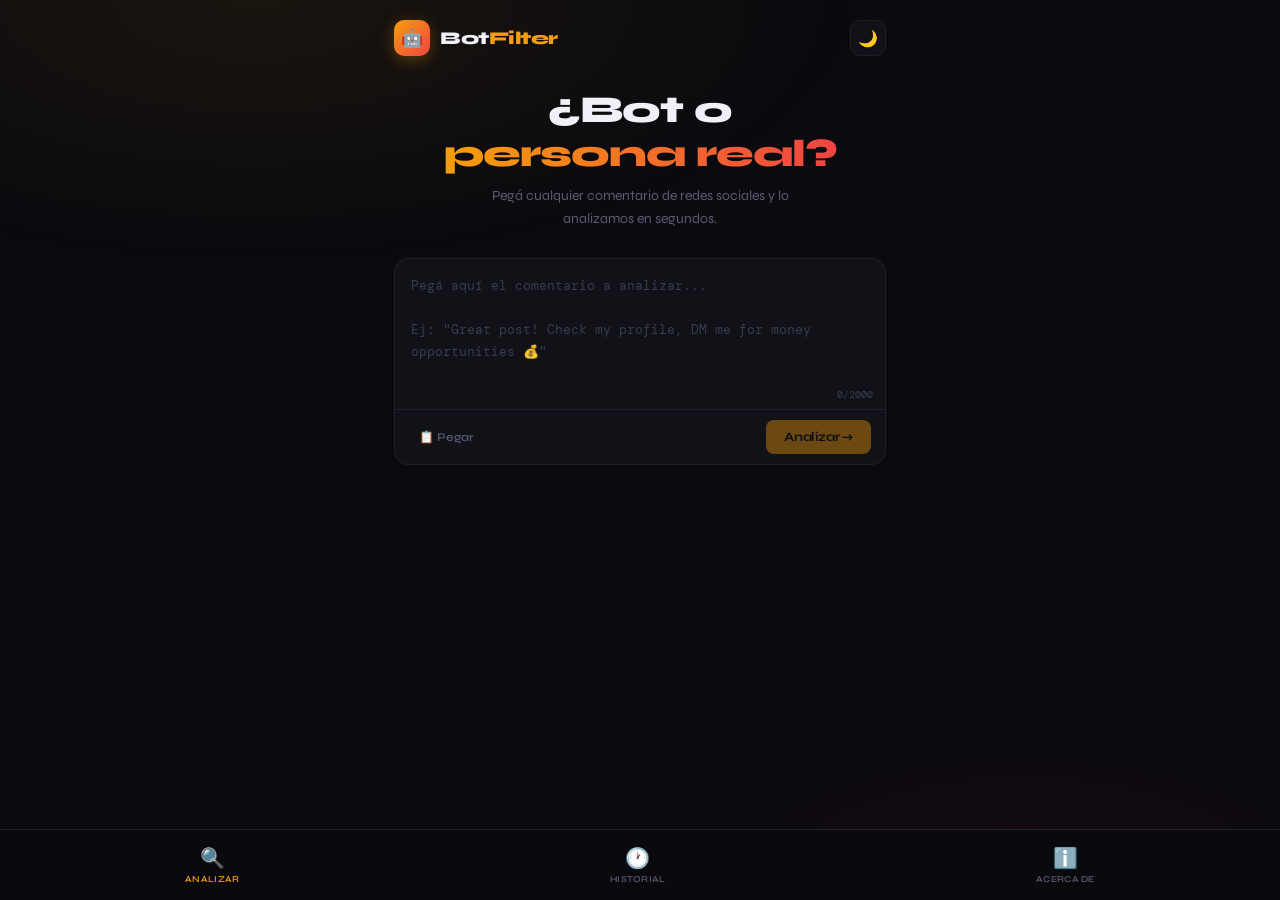
<file: botfilter/index.html>
<!DOCTYPE html>
<html lang="es">
<head>
  <meta charset="UTF-8" />
  <meta name="viewport" content="width=device-width, initial-scale=1.0, maximum-scale=1.0" />
  <meta name="theme-color" content="#0a0a0f" />
  <meta name="description" content="Detecta si un comentario es de un bot o spam en segundos. Funciona en cualquier dispositivo." />
  <meta name="apple-mobile-web-app-capable" content="yes" />
  <meta name="apple-mobile-web-app-status-bar-style" content="black-translucent" />
  <meta name="apple-mobile-web-app-title" content="BotFilter" />
  <title>BotFilter — ¿Bot o persona real?</title>
  <link rel="manifest" href="manifest.json" />
  <link rel="apple-touch-icon" href="icon-192.png" />
  <link rel="preconnect" href="https://fonts.googleapis.com" />
  <link href="https://fonts.googleapis.com/css2?family=Syne:wght@400;600;700;800&family=DM+Mono:wght@400;500&display=swap" rel="stylesheet" />

  <style>
    /* ── TOKENS ─────────────────────────────────────────────────────────── */
    :root {
      --bg:        #0a0a0f;
      --surface:   #111118;
      --surface2:  #18181f;
      --border:    #1f1f2e;
      --border2:   #2a2a3a;
      --text:      #f0f0f8;
      --muted:     #5a5a72;
      --muted2:    #3a3a52;
      --accent:    #f59e0b;
      --accent2:   #fbbf24;
      --danger:    #ef4444;
      --ok:        #22c55e;
      --warn:      #f59e0b;
      --radius:    14px;
      --radius-sm: 8px;
    }

    [data-theme="light"] {
      --bg:       #f5f4f0;
      --surface:  #ffffff;
      --surface2: #f0efe8;
      --border:   #e0ddd4;
      --border2:  #ccc9be;
      --text:     #1a1a22;
      --muted:    #888880;
      --muted2:   #c0bdb4;
    }

    /* ── RESET ───────────────────────────────────────────────────────────── */
    *, *::before, *::after { box-sizing: border-box; margin: 0; padding: 0; }
    html { scroll-behavior: smooth; -webkit-tap-highlight-color: transparent; }

    body {
      font-family: 'Syne', sans-serif;
      background: var(--bg);
      color: var(--text);
      min-height: 100dvh;
      transition: background 0.3s, color 0.3s;
      overflow-x: hidden;
    }

    /* ── BACKGROUND NOISE + GRID ─────────────────────────────────────────── */
    body::before {
      content: '';
      position: fixed;
      inset: 0;
      background-image:
        radial-gradient(ellipse 80% 50% at 20% 0%, rgba(245,158,11,0.07) 0%, transparent 60%),
        radial-gradient(ellipse 60% 40% at 80% 100%, rgba(239,68,68,0.05) 0%, transparent 60%);
      pointer-events: none;
      z-index: 0;
    }

    /* ── LAYOUT ──────────────────────────────────────────────────────────── */
    .container {
      position: relative;
      z-index: 1;
      max-width: 540px;
      margin: 0 auto;
      padding: 0 16px 100px;
    }

    /* ── HEADER ──────────────────────────────────────────────────────────── */
    header {
      display: flex;
      align-items: center;
      justify-content: space-between;
      padding: 20px 0 24px;
    }

    .brand {
      display: flex;
      align-items: center;
      gap: 10px;
    }

    .brand-icon {
      width: 36px;
      height: 36px;
      background: linear-gradient(135deg, var(--accent), #ef4444);
      border-radius: 10px;
      display: flex;
      align-items: center;
      justify-content: center;
      font-size: 18px;
      box-shadow: 0 4px 16px rgba(245,158,11,0.3);
    }

    .brand-name {
      font-size: 18px;
      font-weight: 800;
      letter-spacing: -0.5px;
      color: var(--text);
    }

    .brand-name span { color: var(--accent); }

    .header-actions { display: flex; gap: 8px; align-items: center; }

    .icon-btn {
      width: 36px;
      height: 36px;
      border-radius: 10px;
      background: var(--surface);
      border: 1px solid var(--border);
      color: var(--muted);
      cursor: pointer;
      display: flex;
      align-items: center;
      justify-content: center;
      font-size: 16px;
      transition: all 0.15s;
    }
    .icon-btn:hover { border-color: var(--border2); color: var(--text); }

    /* ── HERO ────────────────────────────────────────────────────────────── */
    .hero {
      text-align: center;
      padding: 8px 0 28px;
      animation: fadeUp 0.5s ease both;
    }

    .hero h1 {
      font-size: clamp(26px, 7vw, 38px);
      font-weight: 800;
      line-height: 1.15;
      letter-spacing: -1px;
      margin-bottom: 10px;
    }

    .hero h1 em {
      font-style: normal;
      background: linear-gradient(90deg, var(--accent), #ef4444);
      -webkit-background-clip: text;
      -webkit-text-fill-color: transparent;
      background-clip: text;
    }

    .hero p {
      font-size: 14px;
      color: var(--muted);
      line-height: 1.6;
      font-weight: 400;
      max-width: 340px;
      margin: 0 auto;
    }

    /* ── INPUT CARD ──────────────────────────────────────────────────────── */
    .input-card {
      background: var(--surface);
      border: 1px solid var(--border);
      border-radius: var(--radius);
      overflow: hidden;
      animation: fadeUp 0.5s 0.1s ease both;
      transition: border-color 0.2s;
    }

    .input-card:focus-within { border-color: var(--border2); }

    .textarea-wrap { position: relative; }

    textarea {
      width: 100%;
      min-height: 130px;
      padding: 16px;
      background: transparent;
      border: none;
      outline: none;
      color: var(--text);
      font-family: 'DM Mono', monospace;
      font-size: 13px;
      line-height: 1.7;
      resize: none;
      display: block;
    }

    textarea::placeholder { color: var(--muted2); }

    .char-count {
      position: absolute;
      bottom: 8px;
      right: 12px;
      font-size: 10px;
      font-family: 'DM Mono', monospace;
      color: var(--muted2);
      pointer-events: none;
    }

    .input-footer {
      display: flex;
      align-items: center;
      justify-content: space-between;
      padding: 10px 14px;
      border-top: 1px solid var(--border);
      gap: 10px;
    }

    .paste-btn {
      display: flex;
      align-items: center;
      gap: 6px;
      font-size: 12px;
      font-weight: 600;
      color: var(--muted);
      background: none;
      border: none;
      cursor: pointer;
      padding: 6px 10px;
      border-radius: var(--radius-sm);
      transition: all 0.15s;
      font-family: 'Syne', sans-serif;
    }
    .paste-btn:hover { background: var(--surface2); color: var(--text); }

    .analyze-btn {
      display: flex;
      align-items: center;
      gap: 6px;
      font-family: 'Syne', sans-serif;
      font-size: 13px;
      font-weight: 700;
      color: #0a0a0f;
      background: var(--accent);
      border: none;
      border-radius: var(--radius-sm);
      padding: 9px 18px;
      cursor: pointer;
      transition: all 0.15s;
      letter-spacing: -0.2px;
    }
    .analyze-btn:hover { background: var(--accent2); transform: translateY(-1px); box-shadow: 0 4px 14px rgba(245,158,11,0.35); }
    .analyze-btn:active { transform: translateY(0); }
    .analyze-btn:disabled { opacity: 0.4; cursor: not-allowed; transform: none; box-shadow: none; }

    /* ── RESULT CARD ─────────────────────────────────────────────────────── */
    .result-card {
      margin-top: 16px;
      background: var(--surface);
      border: 1px solid var(--border);
      border-radius: var(--radius);
      overflow: hidden;
      animation: fadeUp 0.35s ease both;
      display: none;
    }

    .result-card.visible { display: block; }

    .result-header {
      display: flex;
      align-items: center;
      gap: 14px;
      padding: 18px 16px 14px;
      border-bottom: 1px solid var(--border);
    }

    .verdict-icon {
      width: 48px;
      height: 48px;
      border-radius: 12px;
      display: flex;
      align-items: center;
      justify-content: center;
      font-size: 22px;
      flex-shrink: 0;
    }

    .verdict-icon.bot     { background: rgba(239,68,68,0.12); }
    .verdict-icon.warning { background: rgba(245,158,11,0.12); }
    .verdict-icon.ok      { background: rgba(34,197,94,0.12); }

    .verdict-text h2 {
      font-size: 16px;
      font-weight: 800;
      letter-spacing: -0.3px;
    }

    .verdict-text h2.bot     { color: var(--danger); }
    .verdict-text h2.warning { color: var(--warn); }
    .verdict-text h2.ok      { color: var(--ok); }

    .verdict-text p {
      font-size: 12px;
      color: var(--muted);
      margin-top: 2px;
      font-weight: 400;
    }

    /* ── SCORE BAR ───────────────────────────────────────────────────────── */
    .score-section { padding: 14px 16px; border-bottom: 1px solid var(--border); }

    .score-label {
      display: flex;
      justify-content: space-between;
      align-items: baseline;
      margin-bottom: 8px;
    }

    .score-label span:first-child {
      font-size: 11px;
      color: var(--muted);
      font-weight: 600;
      text-transform: uppercase;
      letter-spacing: 0.5px;
    }

    .score-num {
      font-family: 'DM Mono', monospace;
      font-size: 20px;
      font-weight: 500;
    }

    .score-num.bot     { color: var(--danger); }
    .score-num.warning { color: var(--warn); }
    .score-num.ok      { color: var(--ok); }

    .score-bar-track {
      height: 6px;
      background: var(--surface2);
      border-radius: 6px;
      overflow: hidden;
    }

    .score-bar-fill {
      height: 100%;
      border-radius: 6px;
      transition: width 0.8s cubic-bezier(0.34, 1.56, 0.64, 1);
    }

    .score-bar-fill.bot     { background: linear-gradient(90deg, #ef4444, #dc2626); }
    .score-bar-fill.warning { background: linear-gradient(90deg, #f59e0b, #d97706); }
    .score-bar-fill.ok      { background: linear-gradient(90deg, #22c55e, #16a34a); }

    /* ── SIGNALS ─────────────────────────────────────────────────────────── */
    .signals-section { padding: 14px 16px; }

    .signals-title {
      font-size: 11px;
      color: var(--muted);
      font-weight: 600;
      text-transform: uppercase;
      letter-spacing: 0.5px;
      margin-bottom: 10px;
    }

    .signal-list { display: flex; flex-direction: column; gap: 6px; }

    .signal-item {
      display: flex;
      align-items: center;
      gap: 10px;
      padding: 8px 10px;
      background: var(--surface2);
      border-radius: var(--radius-sm);
      font-size: 12px;
    }

    .signal-dot {
      width: 6px;
      height: 6px;
      border-radius: 50%;
      flex-shrink: 0;
    }

    .signal-dot.red    { background: var(--danger); box-shadow: 0 0 6px rgba(239,68,68,0.5); }
    .signal-dot.yellow { background: var(--warn);   box-shadow: 0 0 6px rgba(245,158,11,0.5); }

    .signal-text { flex: 1; color: var(--text); line-height: 1.4; }
    .signal-pts  { font-family: 'DM Mono', monospace; font-size: 11px; color: var(--muted); white-space: nowrap; }

    .no-signals {
      text-align: center;
      padding: 16px;
      color: var(--muted);
      font-size: 13px;
    }

    /* ── HISTORY ─────────────────────────────────────────────────────────── */
    .history-section {
      margin-top: 24px;
      animation: fadeUp 0.5s 0.2s ease both;
    }

    .section-header {
      display: flex;
      align-items: center;
      justify-content: space-between;
      margin-bottom: 12px;
    }

    .section-header h3 {
      font-size: 13px;
      font-weight: 700;
      color: var(--muted);
      text-transform: uppercase;
      letter-spacing: 0.5px;
    }

    .clear-btn {
      font-size: 11px;
      color: var(--muted2);
      background: none;
      border: none;
      cursor: pointer;
      font-family: 'Syne', sans-serif;
      font-weight: 600;
      padding: 4px 8px;
      border-radius: 6px;
      transition: all 0.15s;
    }
    .clear-btn:hover { color: var(--danger); background: rgba(239,68,68,0.08); }

    .history-list { display: flex; flex-direction: column; gap: 8px; }

    .history-item {
      display: flex;
      align-items: center;
      gap: 12px;
      padding: 11px 14px;
      background: var(--surface);
      border: 1px solid var(--border);
      border-radius: var(--radius-sm);
      cursor: pointer;
      transition: all 0.15s;
    }
    .history-item:hover { border-color: var(--border2); background: var(--surface2); }

    .history-badge {
      width: 28px;
      height: 28px;
      border-radius: 8px;
      display: flex;
      align-items: center;
      justify-content: center;
      font-size: 13px;
      flex-shrink: 0;
    }

    .history-badge.bot     { background: rgba(239,68,68,0.12); }
    .history-badge.warning { background: rgba(245,158,11,0.12); }
    .history-badge.ok      { background: rgba(34,197,94,0.12); }

    .history-content { flex: 1; min-width: 0; }

    .history-preview {
      font-size: 12px;
      color: var(--text);
      font-family: 'DM Mono', monospace;
      white-space: nowrap;
      overflow: hidden;
      text-overflow: ellipsis;
    }

    .history-meta {
      font-size: 10px;
      color: var(--muted);
      margin-top: 2px;
    }

    .history-score {
      font-family: 'DM Mono', monospace;
      font-size: 12px;
      flex-shrink: 0;
    }

    .history-score.bot     { color: var(--danger); }
    .history-score.warning { color: var(--warn); }
    .history-score.ok      { color: var(--ok); }

    .history-empty {
      text-align: center;
      padding: 28px 16px;
      color: var(--muted2);
      font-size: 13px;
      border: 1px dashed var(--border);
      border-radius: var(--radius-sm);
    }

    /* ── INSTALL BANNER ──────────────────────────────────────────────────── */
    .install-banner {
      margin-top: 24px;
      padding: 14px 16px;
      background: linear-gradient(135deg, rgba(245,158,11,0.08), rgba(239,68,68,0.05));
      border: 1px solid rgba(245,158,11,0.2);
      border-radius: var(--radius);
      display: flex;
      align-items: center;
      gap: 12px;
      animation: fadeUp 0.5s 0.3s ease both;
      cursor: pointer;
      transition: border-color 0.2s;
    }

    .install-banner:hover { border-color: rgba(245,158,11,0.4); }

    .install-banner-icon { font-size: 24px; flex-shrink: 0; }

    .install-banner-text h4 {
      font-size: 13px;
      font-weight: 700;
      color: var(--accent);
    }

    .install-banner-text p {
      font-size: 11px;
      color: var(--muted);
      margin-top: 2px;
      font-weight: 400;
    }

    .install-banner-arrow { margin-left: auto; font-size: 16px; color: var(--muted); }

    /* ── BOTTOM NAV ──────────────────────────────────────────────────────── */
    .bottom-nav {
      position: fixed;
      bottom: 0;
      left: 0;
      right: 0;
      background: rgba(10,10,15,0.92);
      backdrop-filter: blur(20px);
      -webkit-backdrop-filter: blur(20px);
      border-top: 1px solid var(--border);
      display: flex;
      justify-content: space-around;
      padding: 10px 0 max(10px, env(safe-area-inset-bottom));
      z-index: 100;
    }

    [data-theme="light"] .bottom-nav {
      background: rgba(245,244,240,0.92);
    }

    .nav-item {
      display: flex;
      flex-direction: column;
      align-items: center;
      gap: 3px;
      padding: 6px 20px;
      border-radius: 10px;
      cursor: pointer;
      transition: all 0.15s;
      background: none;
      border: none;
      color: var(--muted);
      font-family: 'Syne', sans-serif;
    }

    .nav-item.active { color: var(--accent); }

    .nav-item span:first-child { font-size: 20px; }
    .nav-item span:last-child  { font-size: 9px; font-weight: 600; text-transform: uppercase; letter-spacing: 0.3px; }

    /* ── VIEWS ───────────────────────────────────────────────────────────── */
    .view { display: none; }
    .view.active { display: block; }

    /* ── ABOUT VIEW ──────────────────────────────────────────────────────── */
    .about-card {
      background: var(--surface);
      border: 1px solid var(--border);
      border-radius: var(--radius);
      padding: 20px 16px;
      margin-bottom: 12px;
      animation: fadeUp 0.35s ease both;
    }

    .about-card h3 {
      font-size: 14px;
      font-weight: 700;
      margin-bottom: 10px;
      display: flex;
      align-items: center;
      gap: 8px;
    }

    .signal-table { width: 100%; border-collapse: collapse; }

    .signal-table th {
      font-size: 10px;
      color: var(--muted);
      text-transform: uppercase;
      letter-spacing: 0.5px;
      padding: 6px 8px;
      text-align: left;
      border-bottom: 1px solid var(--border);
    }

    .signal-table td {
      font-size: 12px;
      padding: 8px 8px;
      border-bottom: 1px solid var(--border);
      vertical-align: top;
    }

    .signal-table tr:last-child td { border-bottom: none; }

    .pts-badge {
      display: inline-block;
      padding: 2px 7px;
      border-radius: 20px;
      font-family: 'DM Mono', monospace;
      font-size: 11px;
      font-weight: 500;
    }

    .pts-badge.high { background: rgba(239,68,68,0.12); color: var(--danger); }
    .pts-badge.mid  { background: rgba(245,158,11,0.12); color: var(--warn); }
    .pts-badge.low  { background: rgba(34,197,94,0.12); color: var(--ok); }

    .donate-card {
      background: linear-gradient(135deg, #1a1200, #110a00);
      border: 1px solid rgba(245,158,11,0.2);
      border-radius: var(--radius);
      padding: 20px 16px;
      text-align: center;
      animation: fadeUp 0.35s 0.1s ease both;
    }

    [data-theme="light"] .donate-card {
      background: linear-gradient(135deg, #fffbf0, #fff7e0);
    }

    .donate-card h3 { font-size: 16px; font-weight: 800; margin-bottom: 6px; }
    .donate-card p  { font-size: 13px; color: var(--muted); margin-bottom: 16px; font-weight: 400; line-height: 1.5; }

    .donate-link {
      display: inline-block;
      background: var(--accent);
      color: #0a0a0f;
      font-family: 'Syne', sans-serif;
      font-size: 14px;
      font-weight: 700;
      padding: 12px 28px;
      border-radius: 10px;
      text-decoration: none;
      transition: all 0.15s;
    }
    .donate-link:hover { background: var(--accent2); transform: translateY(-1px); }

    .hidden { display: none !important; }

    /* ── ANIMATIONS ──────────────────────────────────────────────────────── */
    @keyframes fadeUp {
      from { opacity: 0; transform: translateY(14px); }
      to   { opacity: 1; transform: translateY(0); }
    }

    @keyframes pulse {
      0%, 100% { opacity: 1; }
      50%       { opacity: 0.5; }
    }

    .analyzing { animation: pulse 0.8s ease infinite; }

    /* ── TOAST ───────────────────────────────────────────────────────────── */
    .toast {
      position: fixed;
      bottom: 72px;
      left: 50%;
      transform: translateX(-50%) translateY(20px);
      background: var(--surface2);
      border: 1px solid var(--border2);
      color: var(--text);
      font-size: 13px;
      font-weight: 600;
      padding: 10px 18px;
      border-radius: 30px;
      opacity: 0;
      transition: all 0.25s;
      pointer-events: none;
      white-space: nowrap;
      z-index: 200;
    }

    .toast.show { opacity: 1; transform: translateX(-50%) translateY(0); }

    /* ── RESPONSIVE ──────────────────────────────────────────────────────── */
    @media (min-width: 600px) {
      .container { padding: 0 24px 100px; }
      textarea { min-height: 150px; }
    }
  </style>
</head>
<body>

<div class="container">

  <!-- HEADER -->
  <header>
    <div class="brand">
      <div class="brand-icon">🤖</div>
      <span class="brand-name">Bot<span>Filter</span></span>
    </div>
    <div class="header-actions">
      <button class="icon-btn" id="themeToggle" title="Cambiar tema">🌙</button>
    </div>
  </header>

  <!-- VIEW: ANALIZAR -->
  <div class="view active" id="view-analyze">

    <div class="hero">
      <h1>¿Bot o<br><em>persona real?</em></h1>
      <p>Pegá cualquier comentario de redes sociales y lo analizamos en segundos.</p>
    </div>

    <div class="input-card">
      <div class="textarea-wrap">
        <textarea
          id="commentInput"
          placeholder="Pegá aquí el comentario a analizar...&#10;&#10;Ej: &quot;Great post! Check my profile, DM me for money opportunities 💰&quot;"
          maxlength="2000"
          spellcheck="false"
        ></textarea>
        <span class="char-count" id="charCount">0/2000</span>
      </div>
      <div class="input-footer">
        <button class="paste-btn" id="pasteBtn">
          📋 Pegar
        </button>
        <button class="paste-btn hidden" id="clearBtn" style="color: var(--danger);">
          🗑️ Limpiar
        </button>
        <button class="analyze-btn" id="analyzeBtn" disabled>
          Analizar →
        </button>
      </div>
    </div>

    <!-- RESULT -->
    <div class="result-card" id="resultCard">
      <div class="result-header">
        <div class="verdict-icon" id="verdictIcon"></div>
        <div class="verdict-text">
          <h2 id="verdictTitle"></h2>
          <p id="verdictSub"></p>
        </div>
      </div>

      <div class="score-section">
        <div class="score-label">
          <span>Puntuación de riesgo</span>
          <span class="score-num" id="scoreNum"></span>
        </div>
        <div class="score-bar-track">
          <div class="score-bar-fill" id="scoreBar" style="width: 0%"></div>
        </div>
      </div>

      <div class="signals-section">
        <div class="signals-title">Señales detectadas</div>
        <div class="signal-list" id="signalList"></div>
      </div>
    </div>

    <!-- INSTALL BANNER -->
    <div class="install-banner" id="installBanner" style="display:none">
      <div class="install-banner-icon">📲</div>
      <div class="install-banner-text">
        <h4>Instalar como app</h4>
        <p>Agregá BotFilter a tu pantalla de inicio para acceso rápido</p>
      </div>
      <span class="install-banner-arrow">›</span>
    </div>

  </div>

  <!-- VIEW: HISTORIAL -->
  <div class="view" id="view-history">
    <div style="padding: 8px 0 20px">
      <div class="section-header">
        <h3>Historial reciente</h3>
        <button class="clear-btn" id="clearHistory">Limpiar</button>
      </div>
      <div class="history-list" id="historyList"></div>
    </div>
  </div>

  <!-- VIEW: ACERCA DE -->
  <div class="view" id="view-about">
    <div style="padding: 8px 0 20px">

      <div class="about-card">
        <h3>🧠 Cómo funciona</h3>
        <p style="font-size:13px;color:var(--muted);margin-bottom:14px;font-weight:400;line-height:1.6">
          BotFilter usa un sistema de puntuación heurístico. Cada comentario acumula puntos según distintas señales. Si supera el umbral, es marcado como bot.
        </p>
        <table class="signal-table">
          <thead>
            <tr>
              <th>Señal</th>
              <th>Puntos</th>
            </tr>
          </thead>
          <tbody>
            <tr><td>Frase spam conocida</td><td><span class="pts-badge high">+2</span></td></tr>
            <tr><td>Comentario duplicado</td><td><span class="pts-badge high">+3</span></td></tr>
            <tr><td>URL externa / acortador</td><td><span class="pts-badge mid">+1.5</span></td></tr>
            <tr><td>Muy similar a otro comentario</td><td><span class="pts-badge mid">+1.5</span></td></tr>
            <tr><td>Comentario genérico muy corto</td><td><span class="pts-badge mid">+1.5</span></td></tr>
            <tr><td>Emojis de dinero 💰</td><td><span class="pts-badge mid">+1.5</span></td></tr>
            <tr><td>Todo en mayúsculas</td><td><span class="pts-badge low">+1</span></td></tr>
            <tr><td>Exceso de ! o emojis</td><td><span class="pts-badge low">+0.5</span></td></tr>
          </tbody>
        </table>
      </div>

      <div class="about-card">
        <h3>🔒 Privacidad</h3>
        <p style="font-size:13px;color:var(--muted);font-weight:400;line-height:1.6">
          Todo el análisis ocurre <strong style="color:var(--text)">directamente en tu dispositivo</strong>. No enviamos ningún texto a servidores externos. Sin tracking, sin anuncios, sin cuentas.
        </p>
      </div>

      <div class="about-card" style="margin-bottom:12px">
        <h3>🌐 Compatibilidad</h3>
        <p style="font-size:13px;color:var(--muted);font-weight:400;line-height:1.6;margin-bottom:10px">
          Esta web app funciona en <strong style="color:var(--text)">cualquier dispositivo</strong> sin instalar nada. En computadora también podés usar la extensión de Chrome para filtrado automático.
        </p>
        <a href="https://github.com/tu-usuario/botfilter-extension" target="_blank" style="font-size:12px;color:var(--accent);text-decoration:none;font-weight:600">
          → Ver extensión de Chrome en GitHub
        </a>
      </div>

      <div class="donate-card">
        <h3>☕ ¿Te fue útil?</h3>
        <p>BotFilter es gratis y sin anuncios. Si te ayuda, podés apoyar el proyecto con un café.</p>
        <a class="donate-link" href="https://buymeacoffee.com/" target="_blank" rel="noopener">
          ☕ Invitar un café
        </a>
      </div>

    </div>
  </div>

</div>

<!-- BOTTOM NAV -->
<nav class="bottom-nav">
  <button class="nav-item active" id="nav-analyze" onclick="switchView('analyze')">
    <span>🔍</span>
    <span>Analizar</span>
  </button>
  <button class="nav-item" id="nav-history" onclick="switchView('history')">
    <span>🕐</span>
    <span>Historial</span>
  </button>
  <button class="nav-item" id="nav-about" onclick="switchView('about')">
    <span>ℹ️</span>
    <span>Acerca de</span>
  </button>
</nav>

<!-- TOAST -->
<div class="toast" id="toast"></div>

<script>
/* ── ENGINE: mismo algoritmo que content.js ─────────────────────────────── */
const BOT_PHRASES = [
  'great post','amazing content','nice article','nice post','good post',
  'love this','awesome post','great content','fantastic post','wonderful post',
  'beautiful post','check my profile','check out my profile','visit my profile',
  'dm me','message me','contact me for','inbox me','earn money fast',
  'make money online','work from home','passive income','financial freedom',
  'crypto investment','i made $','i earned $','join now','click the link',
  'link in bio','follow me back','follow for follow','f4f','l4l','like for like',
  '🔥🔥🔥','💯💯💯','👇👇👇','congratulations you have been selected',
  'you are the lucky winner','claim your prize','limited time offer','act now',
];

const BOT_PATTERNS = [
  { re: /\bhttps?:\/\/\S+/gi,                         label: 'Contiene URL externa',           pts: 1.5 },
  { re: /\b(bit\.ly|tinyurl|t\.co|goo\.gl)\//i,       label: 'URL acortada (spam típico)',      pts: 1.5 },
  { re: /(.)\1{4,}/,                                   label: 'Caracteres repetidos (aaaaa)',    pts: 1.5 },
  { re: /(\b\w+\b)(\s+\1){2,}/i,                      label: 'Palabras repetidas en bucle',     pts: 1.5 },
  { re: /💰|💵|💸|🤑/,                               label: 'Emojis de dinero',                pts: 1.5 },
];

const commentHistory = [];

function jaccardSimilarity(a, b) {
  const sa = new Set(a.split(/\s+/)), sb = new Set(b.split(/\s+/));
  const inter = new Set([...sa].filter(x => sb.has(x)));
  const union = new Set([...sa, ...sb]);
  return union.size === 0 ? 0 : inter.size / union.size;
}

function scoreComment(text) {
  const lower = text.toLowerCase().trim();
  let score = 0;
  const signals = [];

  // Frases spam
  for (const phrase of BOT_PHRASES) {
    if (lower.includes(phrase)) {
      score += 2;
      signals.push({ label: `Frase spam: "${phrase}"`, pts: 2, level: 'high' });
      break;
    }
  }

  // Patrones regex
  for (const p of BOT_PATTERNS) {
    p.re.lastIndex = 0;
    if (p.re.test(text)) {
      score += p.pts;
      signals.push({ label: p.label, pts: p.pts, level: p.pts >= 1.5 ? 'high' : 'mid' });
    }
  }

  // Comentario genérico corto
  const words = lower.split(/\s+/).filter(w => w.length > 0);
  if (words.length <= 3 && /^(nice|great|good|wow|yes|ok|cool|awesome|amazing|lol|haha|😂|❤️|👍)+[\s!.]*$/i.test(lower)) {
    score += 1.5;
    signals.push({ label: 'Comentario genérico muy corto', pts: 1.5, level: 'mid' });
  }

  // Mayúsculas excesivas
  if (text.length > 10 && text === text.toUpperCase() && /[A-Z]/.test(text)) {
    score += 1;
    signals.push({ label: 'Escrito todo en mayúsculas', pts: 1, level: 'mid' });
  }

  // Exceso de !
  const bangs = (text.match(/!/g) || []).length;
  if (bangs > 3) {
    score += 0.5;
    signals.push({ label: `${bangs} signos de exclamación`, pts: 0.5, level: 'low' });
  }

  // Exceso de emojis
  const emojis = (text.match(/\p{Emoji}/gu) || []).length;
  if (emojis > 5) {
    score += 0.5;
    signals.push({ label: `${emojis} emojis en el texto`, pts: 0.5, level: 'low' });
  }

  // Similitud con historial
  for (const prev of commentHistory) {
    const sim = jaccardSimilarity(lower, prev);
    if (sim > 0.85) {
      score += 3;
      signals.push({ label: 'Comentario idéntico o casi igual al anterior', pts: 3, level: 'high' });
      break;
    } else if (sim > 0.6) {
      score += 1.5;
      signals.push({ label: 'Muy similar a un análisis anterior', pts: 1.5, level: 'mid' });
      break;
    }
  }

  commentHistory.push(lower);
  if (commentHistory.length > 50) commentHistory.shift();

  return { score: Math.round(score * 10) / 10, signals };
}

function getVerdict(score) {
  if (score >= 4)   return { type: 'bot',     icon: '🤖', title: 'Muy probable bot o spam',    sub: `Puntuación alta (${score}). Múltiples señales detectadas.` };
  if (score >= 2.5) return { type: 'warning', icon: '⚠️', title: 'Comportamiento sospechoso',  sub: `Puntuación media (${score}). Proceder con precaución.` };
  return               { type: 'ok',      icon: '✅', title: 'Parece un humano real',       sub: `Puntuación baja (${score}). Sin señales preocupantes.` };
}

/* ── HISTORY STORAGE ─────────────────────────────────────────────────────── */
let analysisHistory = JSON.parse(sessionStorage.getItem('bf_history') || '[]');

function saveHistory(text, score, verdict) {
  analysisHistory.unshift({
    text: text.slice(0, 120),
    score, verdict,
    ts: new Date().toLocaleTimeString('es', { hour: '2-digit', minute: '2-digit' })
  });
  if (analysisHistory.length > 20) analysisHistory.pop();
  sessionStorage.setItem('bf_history', JSON.stringify(analysisHistory));
}

function renderHistory() {
  const list = document.getElementById('historyList');
  if (analysisHistory.length === 0) {
    list.innerHTML = '<div class="history-empty">📭 Todavía no analizaste ningún comentario</div>';
    return;
  }
  list.innerHTML = analysisHistory.map((item, i) => `
    <div class="history-item" onclick="reloadFromHistory(${i})">
      <div class="history-badge ${item.verdict}">
        ${ item.verdict === 'bot' ? '🤖' : item.verdict === 'warning' ? '⚠️' : '✅' }
      </div>
      <div class="history-content">
        <div class="history-preview">${escapeHtml(item.text)}</div>
        <div class="history-meta">${item.ts}</div>
      </div>
      <span class="history-score ${item.verdict}">${item.score}</span>
    </div>
  `).join('');
}

function reloadFromHistory(i) {
  const item = analysisHistory[i];
  document.getElementById('commentInput').value = item.text;
  updateCharCount();
  switchView('analyze');
  setTimeout(() => document.getElementById('analyzeBtn').click(), 100);
}

/* ── UI ──────────────────────────────────────────────────────────────────── */
function escapeHtml(str) {
  return str.replace(/&/g,'&amp;').replace(/</g,'&lt;').replace(/>/g,'&gt;').replace(/"/g,'&quot;');
}

function showToast(msg) {
  const t = document.getElementById('toast');
  t.textContent = msg;
  t.classList.add('show');
  setTimeout(() => t.classList.remove('show'), 2000);
}

function switchView(name) {
  document.querySelectorAll('.view').forEach(v => v.classList.remove('active'));
  document.querySelectorAll('.nav-item').forEach(n => n.classList.remove('active'));
  document.getElementById('view-' + name).classList.add('active');
  document.getElementById('nav-' + name).classList.add('active');
  if (name === 'history') renderHistory();
}

function updateCharCount() {
  const val = document.getElementById('commentInput').value;
  document.getElementById('charCount').textContent = `${val.length}/2000`;
  document.getElementById('analyzeBtn').disabled = val.trim().length < 3;
  document.getElementById('clearBtn').classList.toggle('hidden', val.length === 0);
}

function runAnalysis() {
  const text = document.getElementById('commentInput').value.trim();
  if (!text) return;

  const btn = document.getElementById('analyzeBtn');
  btn.textContent = 'Analizando…';
  btn.classList.add('analyzing');
  btn.disabled = true;

  // Simular pequeño delay para sensación de procesamiento
  setTimeout(() => {
    const { score, signals } = scoreComment(text);
    const verdict = getVerdict(score);

    // Guardar en historial
    saveHistory(text, score, verdict.type);

    // Render resultado
    const card = document.getElementById('resultCard');
    document.getElementById('verdictIcon').className = `verdict-icon ${verdict.type}`;
    document.getElementById('verdictIcon').textContent = verdict.icon;
    document.getElementById('verdictTitle').className = verdict.type;
    document.getElementById('verdictTitle').textContent = verdict.title;
    document.getElementById('verdictSub').textContent = verdict.sub;

    // Score bar
    const maxScore = 8;
    const pct = Math.min(100, (score / maxScore) * 100);
    document.getElementById('scoreNum').className = `score-num ${verdict.type}`;
    document.getElementById('scoreNum').textContent = `${score} pts`;
    document.getElementById('scoreBar').className = `score-bar-fill ${verdict.type}`;
    setTimeout(() => {
      document.getElementById('scoreBar').style.width = pct + '%';
    }, 50);

    // Señales
    const sigList = document.getElementById('signalList');
    if (signals.length === 0) {
      sigList.innerHTML = '<div class="no-signals">✨ Sin señales de alerta encontradas</div>';
    } else {
      sigList.innerHTML = signals.map(s => `
        <div class="signal-item">
          <div class="signal-dot ${s.level === 'high' ? 'red' : 'yellow'}"></div>
          <span class="signal-text">${escapeHtml(s.label)}</span>
          <span class="signal-pts">+${s.pts}</span>
        </div>
      `).join('');
    }

    card.classList.add('visible');
    card.scrollIntoView({ behavior: 'smooth', block: 'nearest' });

    btn.textContent = 'Analizar →';
    btn.classList.remove('analyzing');
    btn.disabled = false;
  }, 400);
}

/* ── EVENTS ──────────────────────────────────────────────────────────────── */
document.getElementById('commentInput').addEventListener('input', updateCharCount);
document.getElementById('analyzeBtn').addEventListener('click', runAnalysis);

document.getElementById('clearBtn').addEventListener('click', () => {
  document.getElementById('commentInput').value = '';
  updateCharCount();
  const card = document.getElementById('resultCard');
  card.classList.remove('visible');
  document.getElementById('scoreBar').style.width = '0%';
  document.getElementById('commentInput').focus();
});

document.getElementById('pasteBtn').addEventListener('click', async () => {
  try {
    const text = await navigator.clipboard.readText();
    document.getElementById('commentInput').value = text;
    updateCharCount();
    showToast('📋 Texto pegado');
  } catch (_) {
    showToast('⚠️ Permiso de portapapeles denegado');
  }
});

document.getElementById('clearHistory').addEventListener('click', () => {
  analysisHistory = [];
  sessionStorage.removeItem('bf_history');
  renderHistory();
  showToast('🗑️ Historial borrado');
});

// Tema oscuro/claro
let isDark = true;
document.getElementById('themeToggle').addEventListener('click', () => {
  isDark = !isDark;
  document.documentElement.setAttribute('data-theme', isDark ? 'dark' : 'light');
  document.getElementById('themeToggle').textContent = isDark ? '🌙' : '☀️';
});

// Enter para analizar
document.getElementById('commentInput').addEventListener('keydown', e => {
  if (e.key === 'Enter' && e.ctrlKey) runAnalysis();
});

/* ── PWA INSTALL ─────────────────────────────────────────────────────────── */
let deferredPrompt = null;
window.addEventListener('beforeinstallprompt', (e) => {
  e.preventDefault();
  deferredPrompt = e;
  document.getElementById('installBanner').style.display = 'flex';
});

document.getElementById('installBanner').addEventListener('click', () => {
  if (deferredPrompt) {
    deferredPrompt.prompt();
    deferredPrompt.userChoice.then(() => {
      deferredPrompt = null;
      document.getElementById('installBanner').style.display = 'none';
    });
  }
});

// Service Worker para modo offline
if ('serviceWorker' in navigator) {
  window.addEventListener('load', () => {
    navigator.serviceWorker.register('/sw.js').catch(() => {});
  });
}
</script>

</body>
</html>
</file>
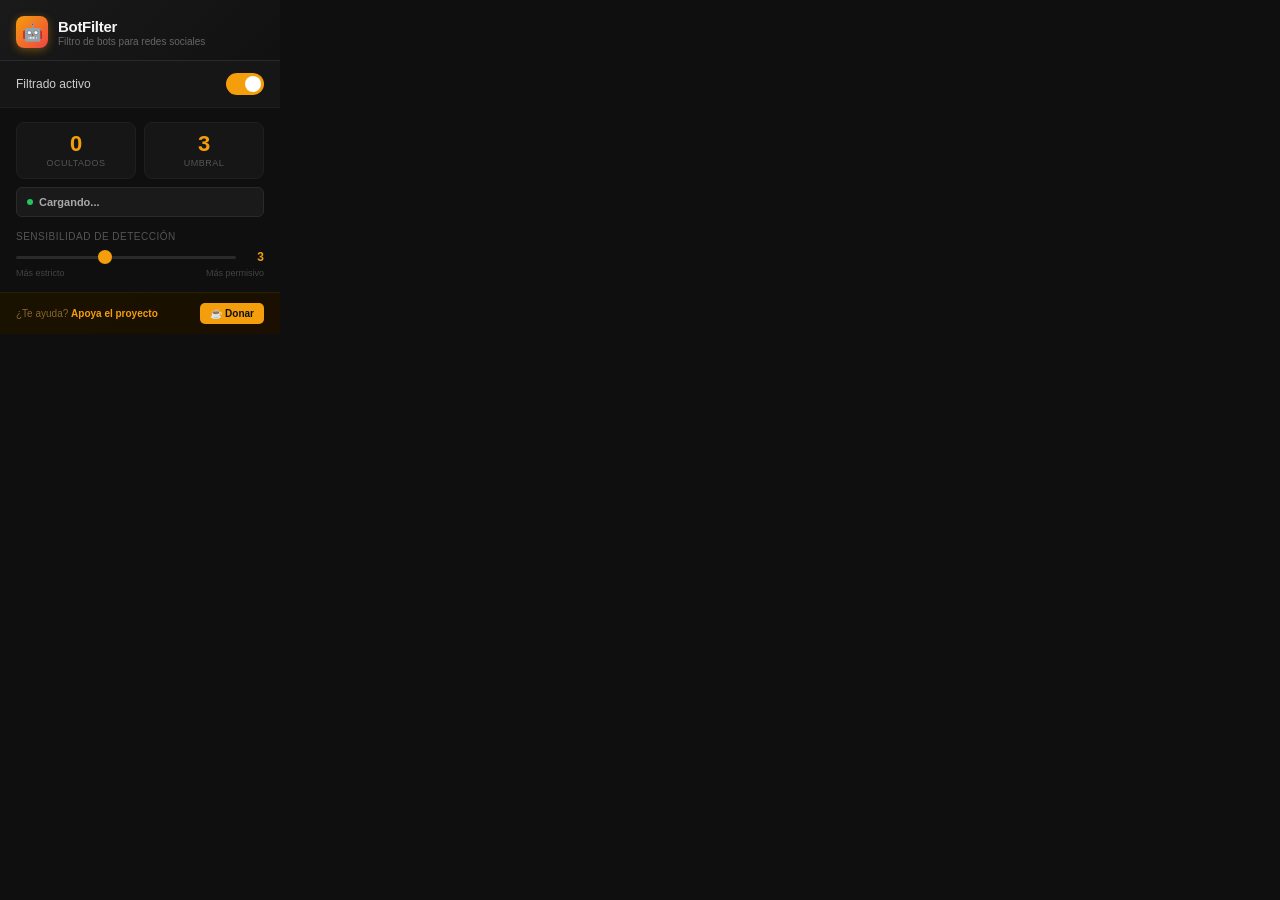
<file: botfilter/extension/popup/popup.html>
<!DOCTYPE html>
<html lang="es">
<head>
  <meta charset="UTF-8" />
  <meta name="viewport" content="width=device-width, initial-scale=1.0" />
  <title>BotFilter</title>
  <style>
    * { margin: 0; padding: 0; box-sizing: border-box; }

    body {
      width: 280px;
      font-family: -apple-system, BlinkMacSystemFont, 'Segoe UI', Roboto, sans-serif;
      background: #0f0f0f;
      color: #f5f5f5;
      overflow: hidden;
    }

    /* ── Header ── */
    .header {
      background: linear-gradient(135deg, #1a1a1a 0%, #111 100%);
      padding: 16px 16px 12px;
      border-bottom: 1px solid #2a2a2a;
      display: flex;
      align-items: center;
      gap: 10px;
    }

    .logo {
      width: 32px;
      height: 32px;
      background: linear-gradient(135deg, #f59e0b, #ef4444);
      border-radius: 8px;
      display: flex;
      align-items: center;
      justify-content: center;
      font-size: 17px;
      flex-shrink: 0;
      box-shadow: 0 2px 8px rgba(245,158,11,0.4);
    }

    .header-text h1 {
      font-size: 15px;
      font-weight: 700;
      color: #f5f5f5;
      letter-spacing: -0.3px;
    }

    .header-text p {
      font-size: 10px;
      color: #666;
      margin-top: 1px;
    }

    /* ── Toggle ── */
    .toggle-row {
      display: flex;
      align-items: center;
      justify-content: space-between;
      padding: 12px 16px;
      background: #161616;
      border-bottom: 1px solid #1f1f1f;
    }

    .toggle-label {
      font-size: 12px;
      font-weight: 500;
      color: #ccc;
    }

    .toggle {
      position: relative;
      width: 38px;
      height: 22px;
    }

    .toggle input {
      opacity: 0;
      width: 0;
      height: 0;
      position: absolute;
    }

    .toggle-slider {
      position: absolute;
      inset: 0;
      background: #333;
      border-radius: 22px;
      cursor: pointer;
      transition: background 0.2s;
    }

    .toggle-slider::before {
      content: '';
      position: absolute;
      width: 16px;
      height: 16px;
      left: 3px;
      top: 3px;
      background: white;
      border-radius: 50%;
      transition: transform 0.2s;
    }

    .toggle input:checked + .toggle-slider {
      background: #f59e0b;
    }

    .toggle input:checked + .toggle-slider::before {
      transform: translateX(16px);
    }

    /* ── Stats ── */
    .stats {
      padding: 14px 16px;
      display: grid;
      grid-template-columns: 1fr 1fr;
      gap: 8px;
    }

    .stat-card {
      background: #161616;
      border: 1px solid #1f1f1f;
      border-radius: 8px;
      padding: 10px 12px;
      text-align: center;
    }

    .stat-value {
      font-size: 22px;
      font-weight: 700;
      color: #f59e0b;
      line-height: 1;
    }

    .stat-label {
      font-size: 9px;
      color: #555;
      margin-top: 3px;
      text-transform: uppercase;
      letter-spacing: 0.5px;
    }

    .platform-badge {
      font-size: 11px;
      font-weight: 600;
      color: #aaa;
      background: #1a1a1a;
      border: 1px solid #2a2a2a;
      border-radius: 6px;
      padding: 8px 10px;
      grid-column: span 2;
      display: flex;
      align-items: center;
      gap: 6px;
    }

    .platform-dot {
      width: 6px;
      height: 6px;
      border-radius: 50%;
      background: #22c55e;
      flex-shrink: 0;
    }

    .platform-dot.inactive { background: #555; }

    /* ── Sensibilidad ── */
    .section {
      padding: 0 16px 14px;
    }

    .section-title {
      font-size: 10px;
      color: #555;
      text-transform: uppercase;
      letter-spacing: 0.5px;
      margin-bottom: 8px;
    }

    .slider-row {
      display: flex;
      align-items: center;
      gap: 10px;
    }

    .slider-row input[type="range"] {
      flex: 1;
      height: 3px;
      -webkit-appearance: none;
      appearance: none;
      background: #2a2a2a;
      border-radius: 3px;
      outline: none;
      cursor: pointer;
    }

    .slider-row input[type="range"]::-webkit-slider-thumb {
      -webkit-appearance: none;
      appearance: none;
      width: 14px;
      height: 14px;
      background: #f59e0b;
      border-radius: 50%;
      cursor: pointer;
    }

    .slider-value {
      font-size: 12px;
      font-weight: 700;
      color: #f59e0b;
      min-width: 18px;
      text-align: right;
    }

    .slider-labels {
      display: flex;
      justify-content: space-between;
      margin-top: 4px;
    }

    .slider-labels span {
      font-size: 9px;
      color: #444;
    }

    /* ── Footer / Pro ── */
    .footer {
      background: linear-gradient(135deg, #1a1200, #1a0f00);
      border-top: 1px solid #2a1f00;
      padding: 10px 16px;
      display: flex;
      align-items: center;
      justify-content: space-between;
    }

    .pro-text {
      font-size: 10px;
      color: #856530;
    }

    .pro-text span { color: #f59e0b; font-weight: 600; }

    .donate-btn {
      font-size: 10px;
      font-weight: 600;
      color: #0f0f0f;
      background: #f59e0b;
      border: none;
      border-radius: 5px;
      padding: 5px 10px;
      cursor: pointer;
      transition: background 0.15s;
      text-decoration: none;
      display: inline-block;
    }

    .donate-btn:hover { background: #fbbf24; }

    /* ── Estado desactivado ── */
    body.disabled .stat-value { color: #444; }
    body.disabled .platform-dot { background: #555 !important; }
  </style>
</head>
<body>

  <div class="header">
    <div class="logo">🤖</div>
    <div class="header-text">
      <h1>BotFilter</h1>
      <p>Filtro de bots para redes sociales</p>
    </div>
  </div>

  <div class="toggle-row">
    <span class="toggle-label">Filtrado activo</span>
    <label class="toggle">
      <input type="checkbox" id="toggleEnabled" checked />
      <span class="toggle-slider"></span>
    </label>
  </div>

  <div class="stats">
    <div class="stat-card">
      <div class="stat-value" id="hiddenCount">0</div>
      <div class="stat-label">Ocultados</div>
    </div>
    <div class="stat-card">
      <div class="stat-value" id="thresholdDisplay">3</div>
      <div class="stat-label">Umbral</div>
    </div>
    <div class="platform-badge">
      <div class="platform-dot" id="platformDot"></div>
      <span id="platformLabel">Cargando...</span>
    </div>
  </div>

  <div class="section">
    <div class="section-title">Sensibilidad de detección</div>
    <div class="slider-row">
      <input type="range" id="thresholdSlider" min="1" max="6" step="0.5" value="3" />
      <span class="slider-value" id="sliderVal">3</span>
    </div>
    <div class="slider-labels">
      <span>Más estricto</span>
      <span>Más permisivo</span>
    </div>
  </div>

  <div class="footer">
    <div class="pro-text">¿Te ayuda? <span>Apoya el proyecto</span></div>
    <a class="donate-btn" href="https://buymeacoffee.com/" target="_blank" rel="noopener">☕ Donar</a>
  </div>

  <script src="popup.js"></script>
</body>
</html>
</file>
